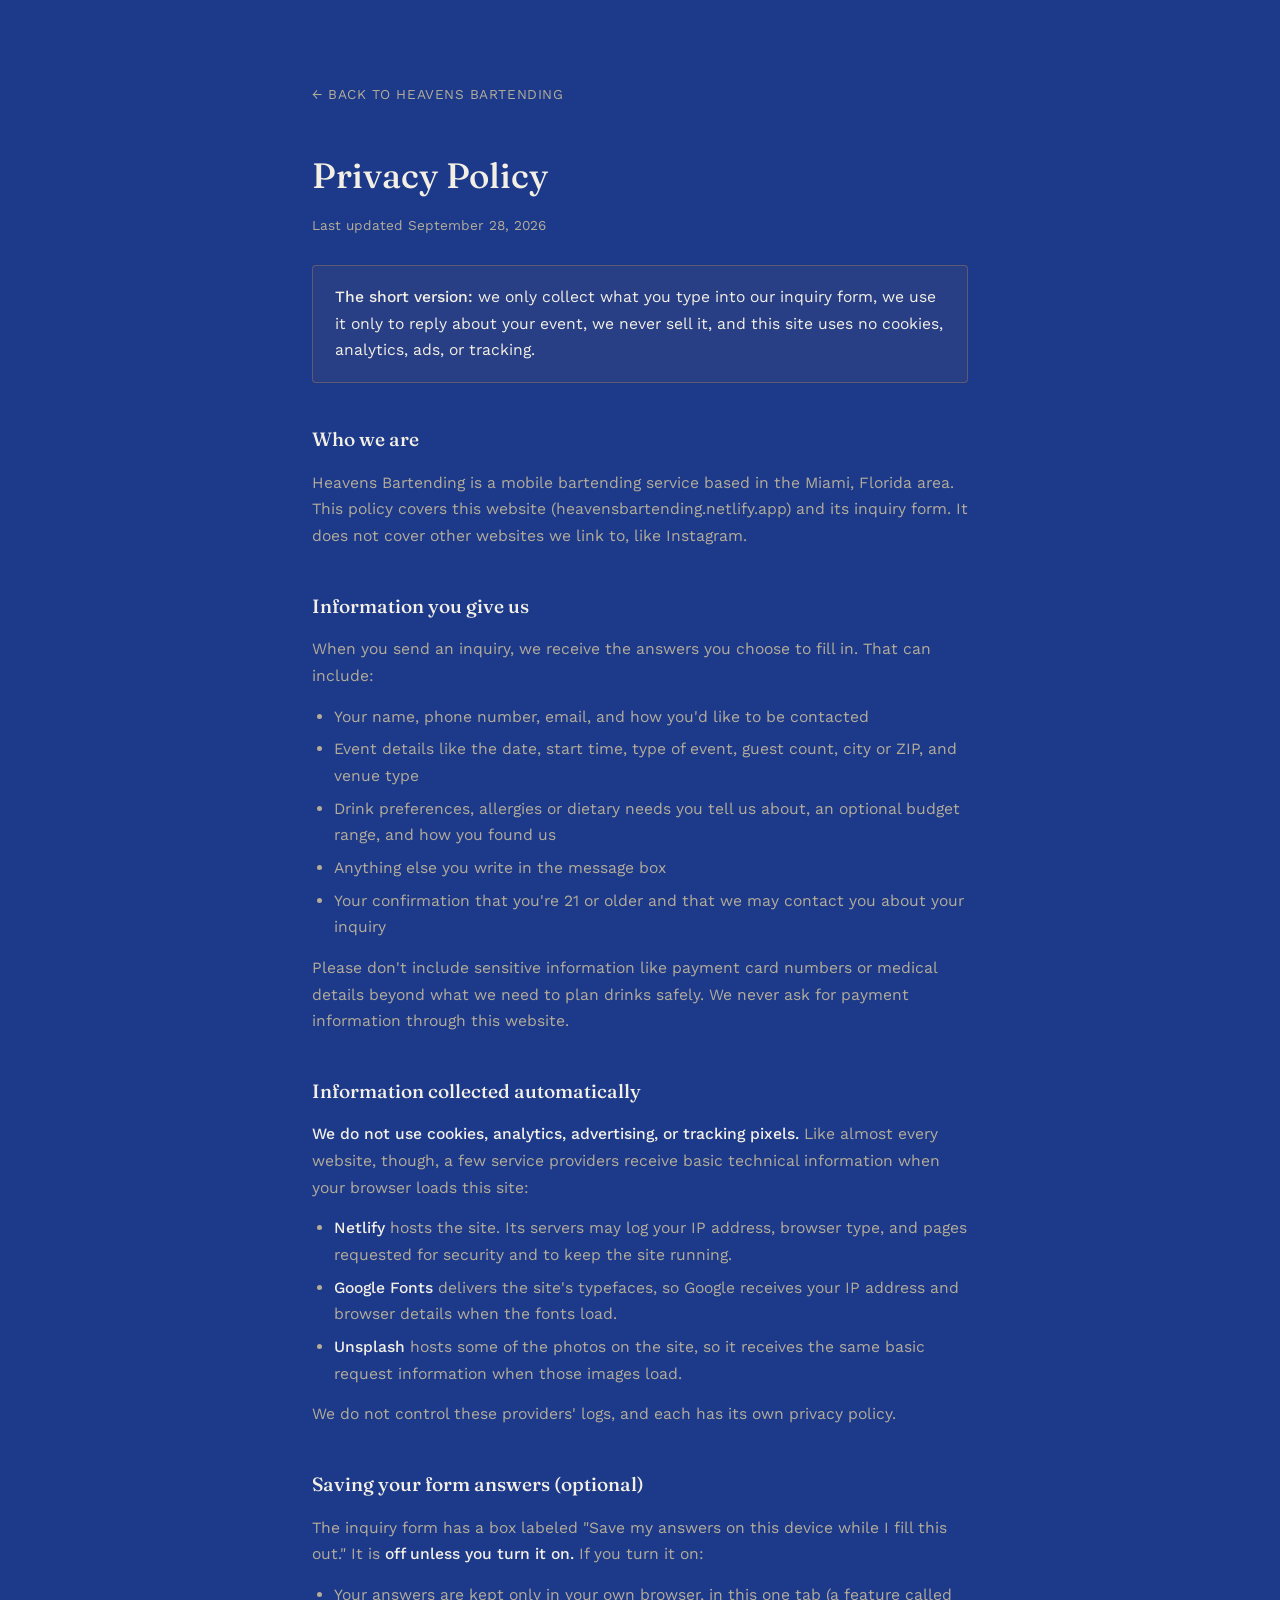
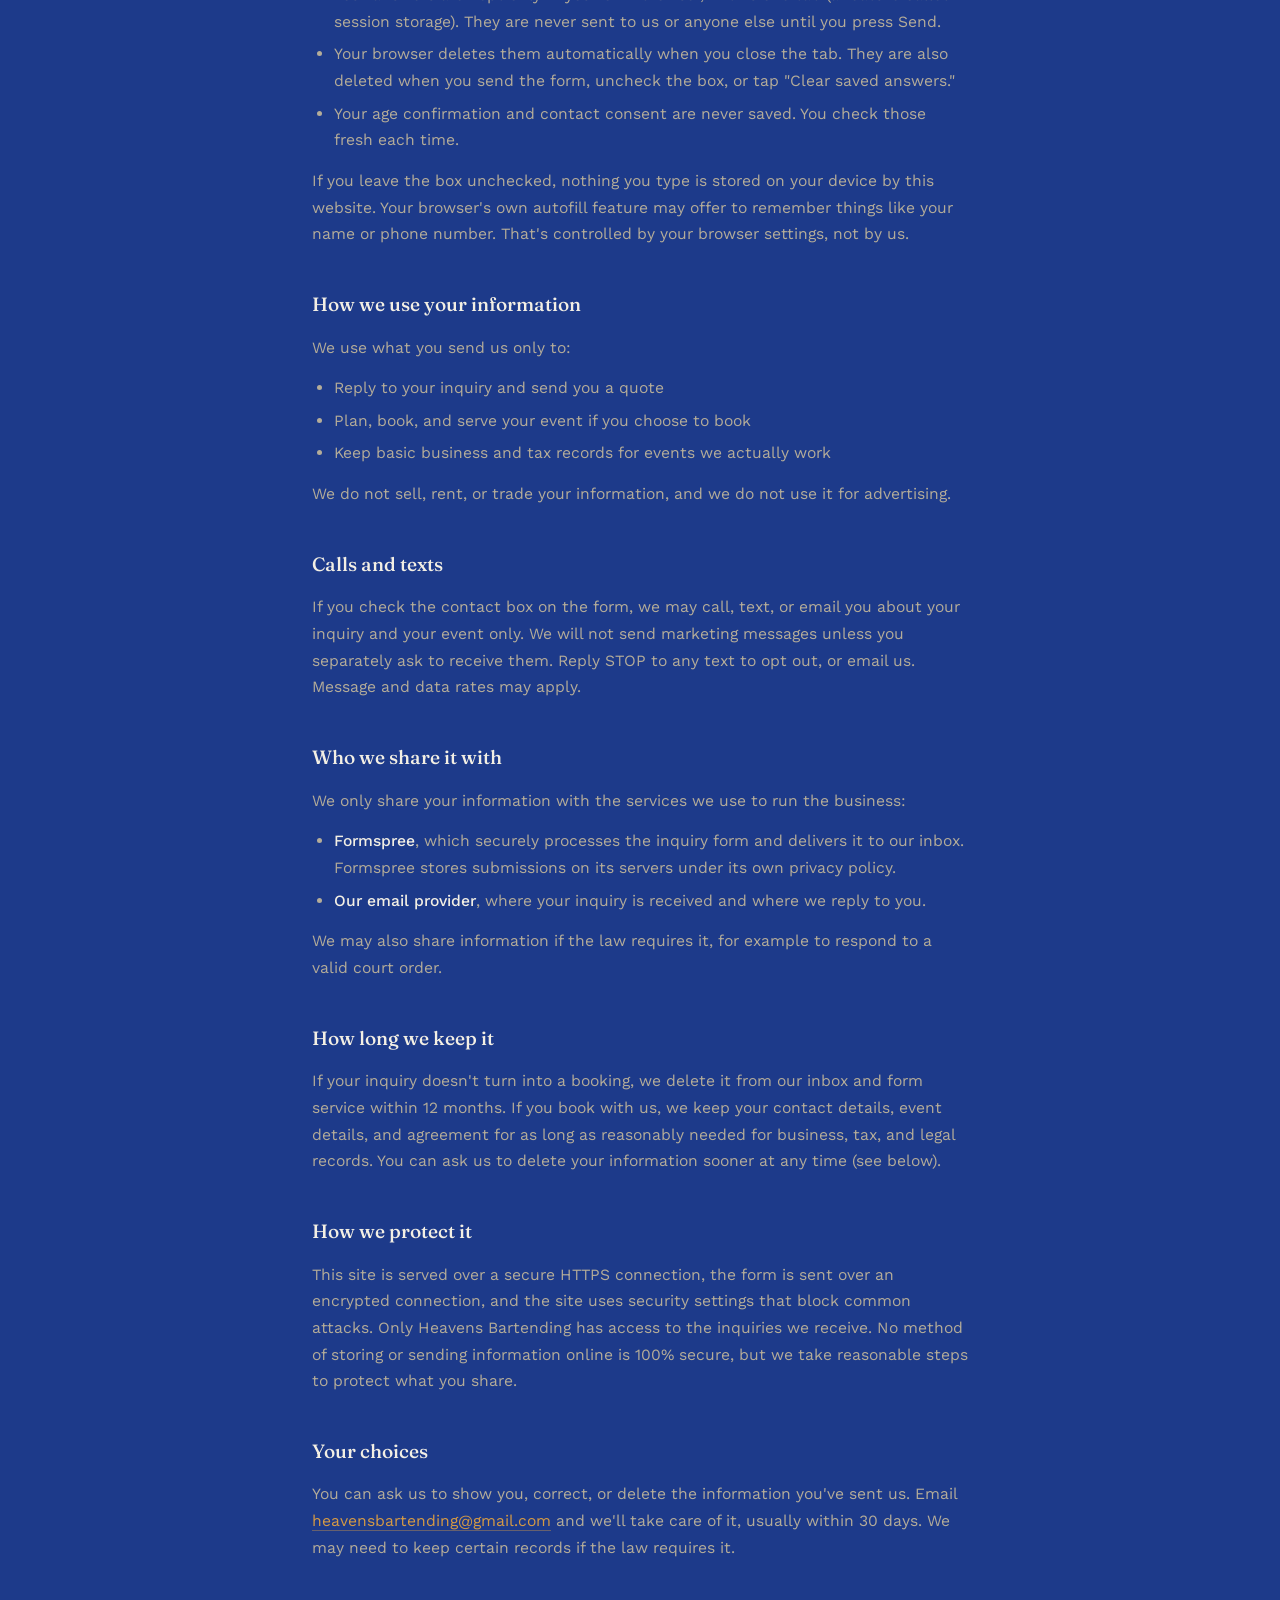
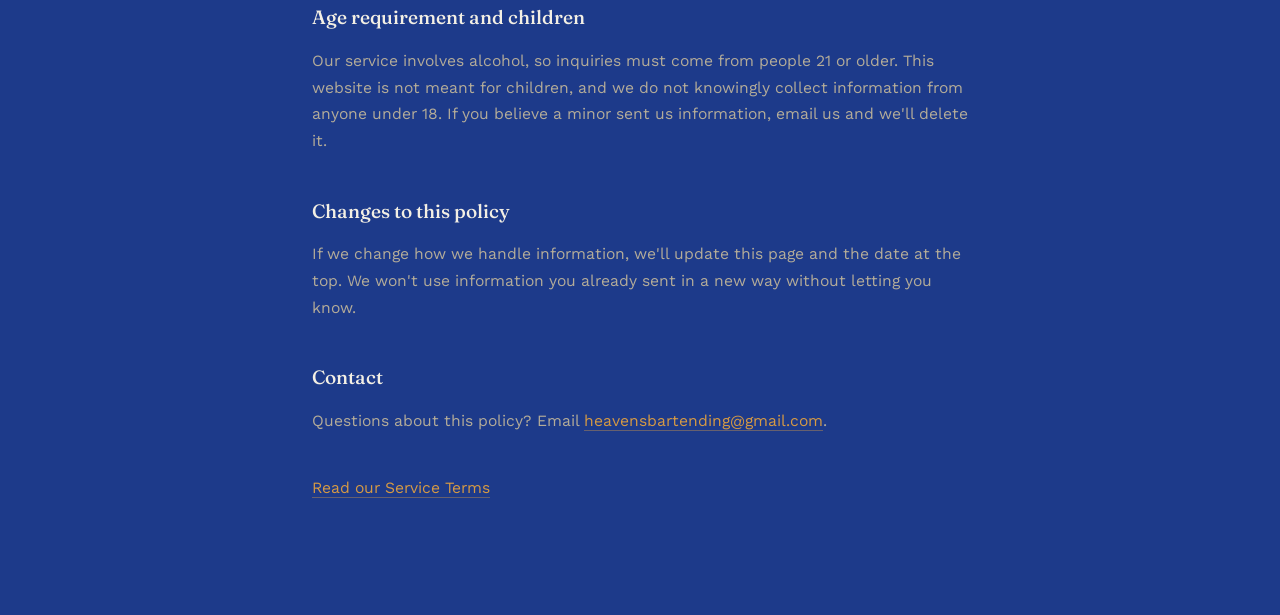
<file: privacy.html>
<!DOCTYPE html>
<html lang="en">
<head>
<meta charset="UTF-8">
<meta name="viewport" content="width=device-width, initial-scale=1.0, viewport-fit=cover">
<title>Privacy Policy | Heavens Bartending</title>
<meta name="description" content="How Heavens Bartending handles the information you share through our website.">
<meta name="robots" content="noindex">
<meta name="referrer" content="strict-origin-when-cross-origin">
<meta name="theme-color" content="#1D3A8A">
<link rel="icon" type="image/svg+xml" href="data:image/svg+xml,%3Csvg xmlns='http://www.w3.org/2000/svg' viewBox='0 0 100 100'%3E%3Crect width='100' height='100' rx='16' fill='%2315130E'/%3E%3Cpath d='M30 28 L70 28 L70 34 L54 58 L54 74 L62 74 L62 80 L38 80 L38 74 L46 74 L46 58 L30 34 Z' fill='%23D69A44'/%3E%3C/svg%3E">
<link rel="apple-touch-icon" sizes="180x180" href="/apple-touch-icon.png">
<link rel="preconnect" href="https://fonts.googleapis.com">
<link rel="preconnect" href="https://fonts.gstatic.com" crossorigin>
<link href="https://fonts.googleapis.com/css2?family=Fraunces:ital,opsz,wght@0,9..144,500;1,9..144,500&family=Work+Sans:wght@400;500&display=swap" rel="stylesheet">
<style>
  :root{--linen:#1D3A8A; --ink:#F3EFE4; --ink-soft:#B4AC99; --amber:#D69A44; --line:rgba(243,239,228,0.14);}
  *{margin:0;padding:0;box-sizing:border-box;}
  body{background:var(--linen); color:var(--ink); font-family:'Work Sans', system-ui, -apple-system, 'Segoe UI', sans-serif; line-height:1.7;}
  h1,h2{font-family:'Fraunces', Georgia, serif; font-weight:500;}
  a{color:var(--amber); text-decoration:none; border-bottom:1px solid rgba(214,154,68,0.4);}
  a:hover{border-color:var(--amber);}
  :focus-visible{outline:2px solid var(--amber); outline-offset:3px;}
  .wrap{max-width:720px; margin:0 auto; padding:80px 32px 100px;}
  @media (max-width:600px){ .wrap{padding:48px 20px 64px;} }
  .back{display:inline-block; margin-bottom:40px; font-size:0.85rem; letter-spacing:0.04em; text-transform:uppercase; color:var(--ink-soft); border-bottom:none;}
  .back:hover{color:var(--amber);}
  h1{font-size:2.2rem; margin-bottom:8px;}
  .updated{color:var(--ink-soft); font-size:0.85rem; margin-bottom:28px;}
  .summary{border:1px solid rgba(214,154,68,0.3); background:rgba(214,154,68,0.06); border-radius:4px; padding:18px 22px; margin-bottom:12px;}
  .summary p{margin-bottom:0; color:var(--ink);}
  h2{font-size:1.2rem; margin-top:40px; margin-bottom:14px;}
  p{color:var(--ink-soft); margin-bottom:14px; font-size:0.98rem;}
  ul{color:var(--ink-soft); margin:0 0 14px 22px; font-size:0.98rem;}
  li{margin-bottom:6px;}
  strong{color:var(--ink); font-weight:500;}
</style>
</head>
<body>
  <main class="wrap">
    <a href="index.html" class="back">&larr; Back to Heavens Bartending</a>
    <h1>Privacy Policy</h1>
    <p class="updated">Last updated September 28, 2026</p>

    <div class="summary">
      <p><strong>The short version:</strong> we only collect what you type into our inquiry form, we use it only to reply about your event, we never sell it, and this site uses no cookies, analytics, ads, or tracking.</p>
    </div>

    <h2>Who we are</h2>
    <p>Heavens Bartending is a mobile bartending service based in the Miami, Florida area. This policy covers this website (heavensbartending.netlify.app) and its inquiry form. It does not cover other websites we link to, like Instagram.</p>

    <h2>Information you give us</h2>
    <p>When you send an inquiry, we receive the answers you choose to fill in. That can include:</p>
    <ul>
      <li>Your name, phone number, email, and how you'd like to be contacted</li>
      <li>Event details like the date, start time, type of event, guest count, city or ZIP, and venue type</li>
      <li>Drink preferences, allergies or dietary needs you tell us about, an optional budget range, and how you found us</li>
      <li>Anything else you write in the message box</li>
      <li>Your confirmation that you're 21 or older and that we may contact you about your inquiry</li>
    </ul>
    <p>Please don't include sensitive information like payment card numbers or medical details beyond what we need to plan drinks safely. We never ask for payment information through this website.</p>

    <h2>Information collected automatically</h2>
    <p><strong>We do not use cookies, analytics, advertising, or tracking pixels.</strong> Like almost every website, though, a few service providers receive basic technical information when your browser loads this site:</p>
    <ul>
      <li><strong>Netlify</strong> hosts the site. Its servers may log your IP address, browser type, and pages requested for security and to keep the site running.</li>
      <li><strong>Google Fonts</strong> delivers the site's typefaces, so Google receives your IP address and browser details when the fonts load.</li>
      <li><strong>Unsplash</strong> hosts some of the photos on the site, so it receives the same basic request information when those images load.</li>
    </ul>
    <p>We do not control these providers' logs, and each has its own privacy policy.</p>

    <h2>Saving your form answers (optional)</h2>
    <p>The inquiry form has a box labeled "Save my answers on this device while I fill this out." It is <strong>off unless you turn it on.</strong> If you turn it on:</p>
    <ul>
      <li>Your answers are kept only in your own browser, in this one tab (a feature called session storage). They are never sent to us or anyone else until you press Send.</li>
      <li>Your browser deletes them automatically when you close the tab. They are also deleted when you send the form, uncheck the box, or tap "Clear saved answers."</li>
      <li>Your age confirmation and contact consent are never saved. You check those fresh each time.</li>
    </ul>
    <p>If you leave the box unchecked, nothing you type is stored on your device by this website. Your browser's own autofill feature may offer to remember things like your name or phone number. That's controlled by your browser settings, not by us.</p>

    <h2>How we use your information</h2>
    <p>We use what you send us only to:</p>
    <ul>
      <li>Reply to your inquiry and send you a quote</li>
      <li>Plan, book, and serve your event if you choose to book</li>
      <li>Keep basic business and tax records for events we actually work</li>
    </ul>
    <p>We do not sell, rent, or trade your information, and we do not use it for advertising.</p>

    <h2>Calls and texts</h2>
    <p>If you check the contact box on the form, we may call, text, or email you about your inquiry and your event only. We will not send marketing messages unless you separately ask to receive them. Reply STOP to any text to opt out, or email us. Message and data rates may apply.</p>

    <h2>Who we share it with</h2>
    <p>We only share your information with the services we use to run the business:</p>
    <ul>
      <li><strong>Formspree</strong>, which securely processes the inquiry form and delivers it to our inbox. Formspree stores submissions on its servers under its own privacy policy.</li>
      <li><strong>Our email provider</strong>, where your inquiry is received and where we reply to you.</li>
    </ul>
    <p>We may also share information if the law requires it, for example to respond to a valid court order.</p>

    <h2>How long we keep it</h2>
    <p>If your inquiry doesn't turn into a booking, we delete it from our inbox and form service within 12 months. If you book with us, we keep your contact details, event details, and agreement for as long as reasonably needed for business, tax, and legal records. You can ask us to delete your information sooner at any time (see below).</p>

    <h2>How we protect it</h2>
    <p>This site is served over a secure HTTPS connection, the form is sent over an encrypted connection, and the site uses security settings that block common attacks. Only Heavens Bartending has access to the inquiries we receive. No method of storing or sending information online is 100% secure, but we take reasonable steps to protect what you share.</p>

    <h2>Your choices</h2>
    <p>You can ask us to show you, correct, or delete the information you've sent us. Email <a href="mailto:heavensbartending@gmail.com">heavensbartending@gmail.com</a> and we'll take care of it, usually within 30 days. We may need to keep certain records if the law requires it.</p>

    <h2>Age requirement and children</h2>
    <p>Our service involves alcohol, so inquiries must come from people 21 or older. This website is not meant for children, and we do not knowingly collect information from anyone under 18. If you believe a minor sent us information, email us and we'll delete it.</p>

    <h2>Changes to this policy</h2>
    <p>If we change how we handle information, we'll update this page and the date at the top. We won't use information you already sent in a new way without letting you know.</p>

    <h2>Contact</h2>
    <p>Questions about this policy? Email <a href="mailto:heavensbartending@gmail.com">heavensbartending@gmail.com</a>.</p>

    <p style="margin-top:40px;"><a href="terms.html">Read our Service Terms</a></p>
  </main>
</body>
</html>
</file>
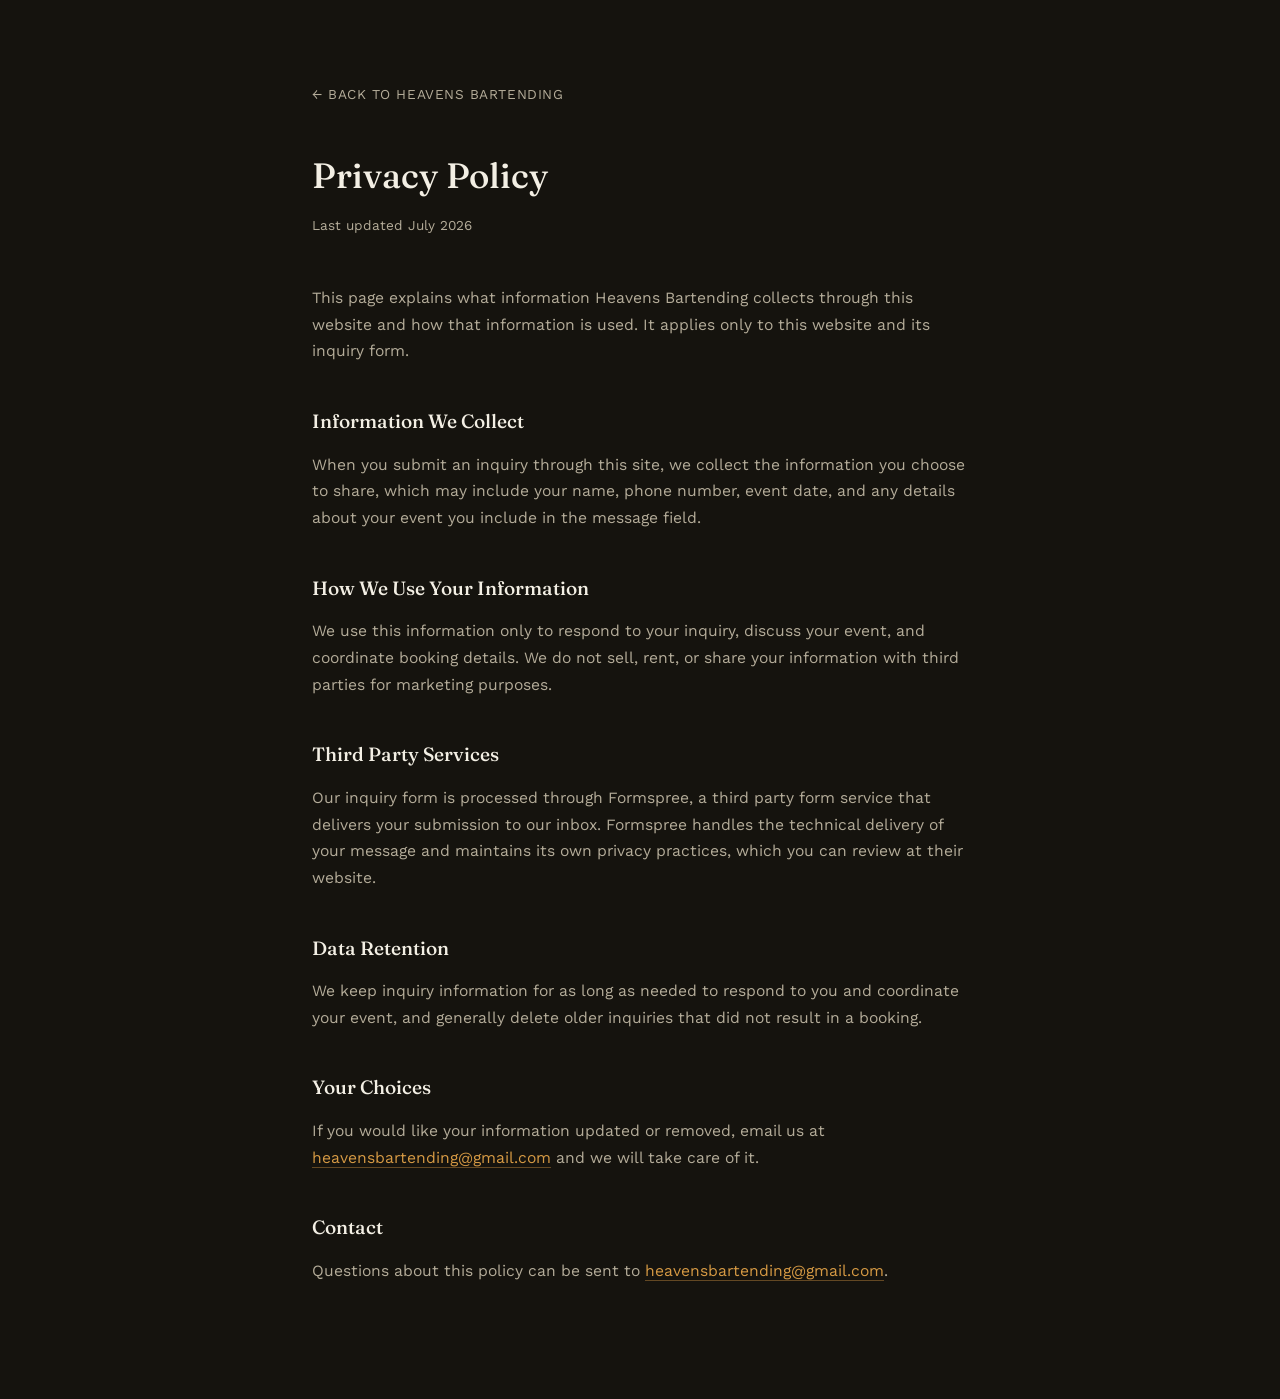
<file: privacy_2.html>
<!DOCTYPE html>
<html lang="en">
<head>
<meta charset="UTF-8">
<meta name="viewport" content="width=device-width, initial-scale=1.0">
<title>Privacy Policy: Heavens Bartending</title>
<meta name="robots" content="noindex">
<link rel="preconnect" href="https://fonts.googleapis.com">
<link rel="preconnect" href="https://fonts.gstatic.com" crossorigin>
<link href="https://fonts.googleapis.com/css2?family=Fraunces:ital,opsz,wght@0,9..144,300;0,9..144,500;0,9..144,600;1,9..144,500;1,9..144,600&family=Work+Sans:wght@300;400;500;600&display=swap" rel="stylesheet">
<style>
  :root{
    --linen:#15130E;
    --linen-deep:#0E0C08;
    --ink:#F3EFE4;
    --ink-soft:#B4AC99;
    --amber:#D69A44;
    --line:rgba(243,239,228,0.14);
  }
  *{margin:0;padding:0;box-sizing:border-box;}
  body{
    background:var(--linen);
    color:var(--ink);
    font-family:'Work Sans', sans-serif;
    line-height:1.7;
  }
  h1,h2{font-family:'Fraunces', serif; font-weight:500; color:var(--ink);}
  a{color:var(--amber); text-decoration:none; border-bottom:1px solid rgba(214,154,68,0.4);}
  a:hover{border-color:var(--amber);}
  .wrap{max-width:720px; margin:0 auto; padding:80px 32px 100px;}
  .back{display:inline-block; margin-bottom:40px; font-size:0.85rem; letter-spacing:0.04em; text-transform:uppercase; color:var(--ink-soft); border-bottom:none;}
  .back:hover{color:var(--amber);}
  h1{font-size:2.2rem; margin-bottom:8px;}
  .updated{color:var(--ink-soft); font-size:0.85rem; margin-bottom:48px;}
  h2{font-size:1.2rem; margin-top:40px; margin-bottom:14px;}
  p{color:var(--ink-soft); margin-bottom:14px; font-size:0.98rem;}
  ul{color:var(--ink-soft); margin:0 0 14px 22px; font-size:0.98rem;}
  li{margin-bottom:6px;}
</style>
</head>
<body>
  <div class="wrap">
    <a href="index.html" class="back">&larr; Back to Heavens Bartending</a>
    <h1>Privacy Policy</h1>
    <p class="updated">Last updated July 2026</p>

    <p>This page explains what information Heavens Bartending collects through this website and how that information is used. It applies only to this website and its inquiry form.</p>

    <h2>Information We Collect</h2>
    <p>When you submit an inquiry through this site, we collect the information you choose to share, which may include your name, phone number, event date, and any details about your event you include in the message field.</p>

    <h2>How We Use Your Information</h2>
    <p>We use this information only to respond to your inquiry, discuss your event, and coordinate booking details. We do not sell, rent, or share your information with third parties for marketing purposes.</p>

    <h2>Third Party Services</h2>
    <p>Our inquiry form is processed through Formspree, a third party form service that delivers your submission to our inbox. Formspree handles the technical delivery of your message and maintains its own privacy practices, which you can review at their website.</p>

    <h2>Data Retention</h2>
    <p>We keep inquiry information for as long as needed to respond to you and coordinate your event, and generally delete older inquiries that did not result in a booking.</p>

    <h2>Your Choices</h2>
    <p>If you would like your information updated or removed, email us at <a href="mailto:heavensbartending@gmail.com">heavensbartending@gmail.com</a> and we will take care of it.</p>

    <h2>Contact</h2>
    <p>Questions about this policy can be sent to <a href="mailto:heavensbartending@gmail.com">heavensbartending@gmail.com</a>.</p>
  </div>
</body>
</html>
</file>
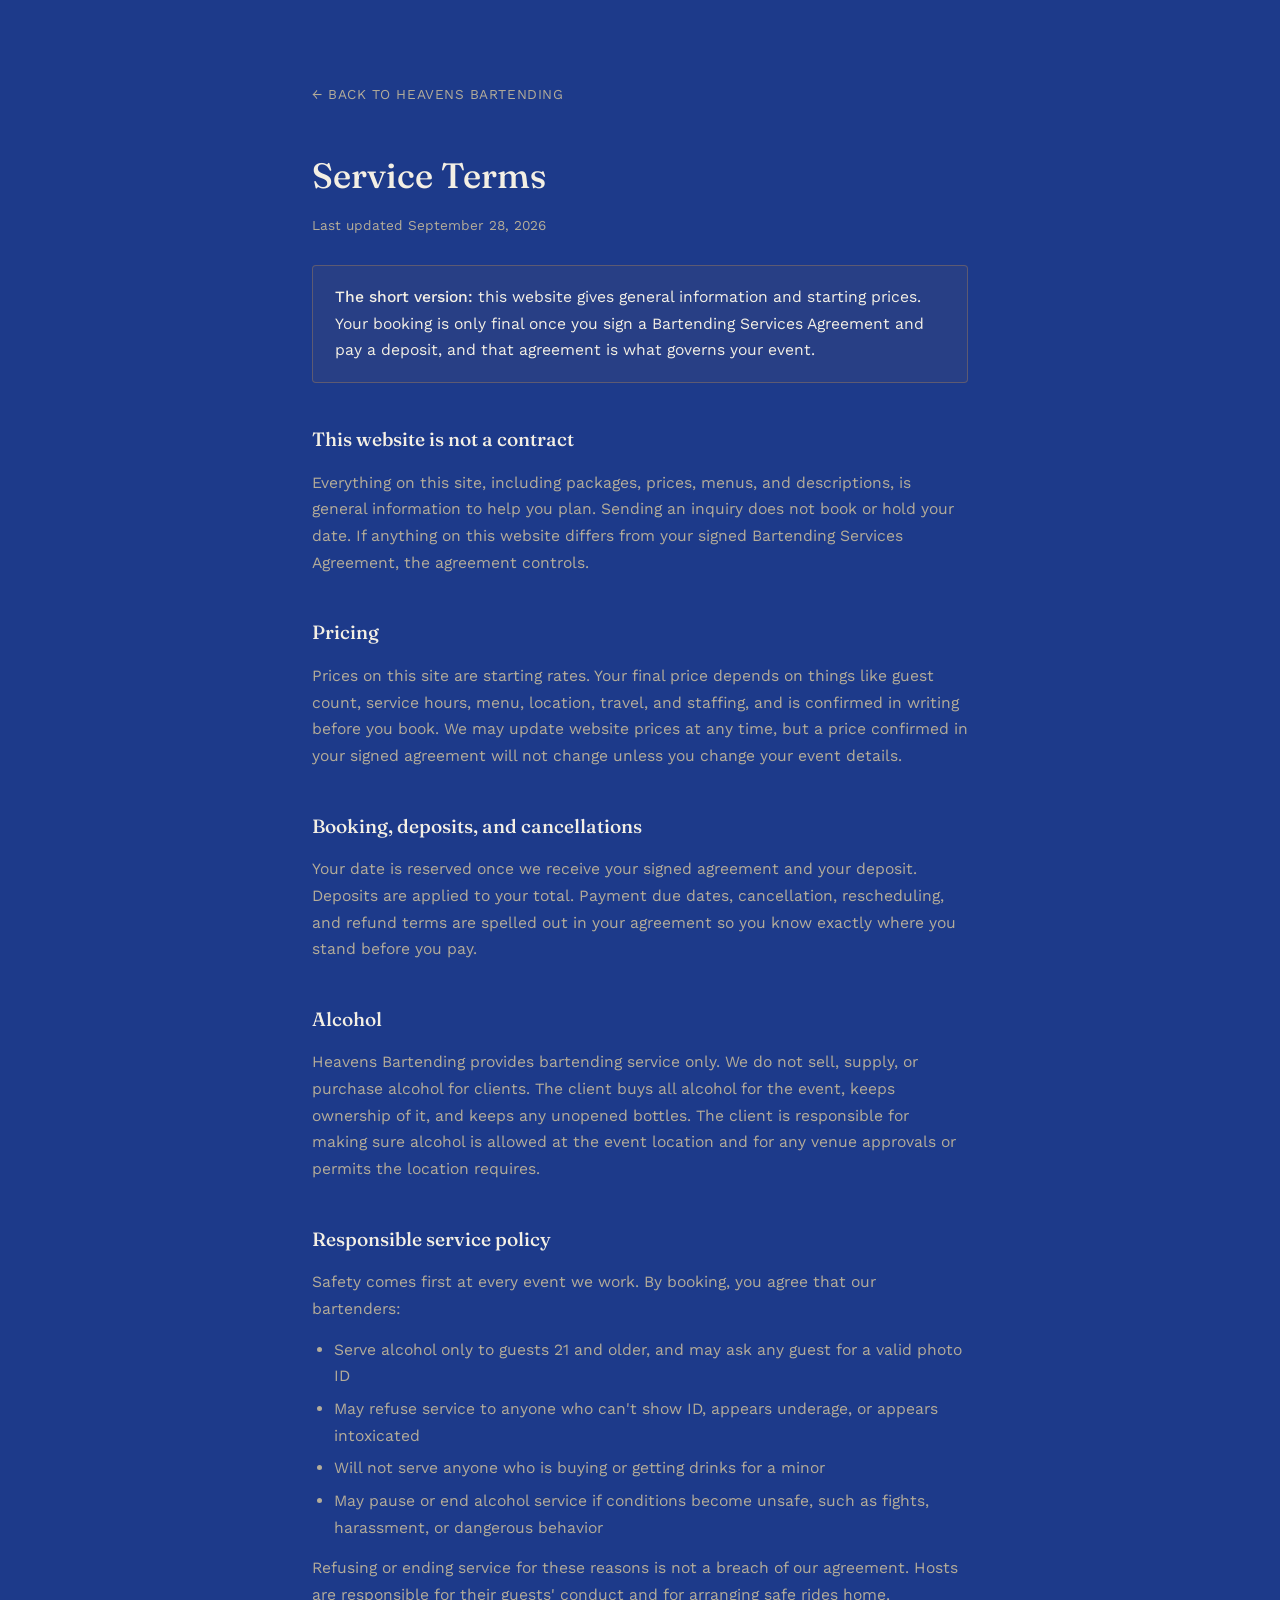
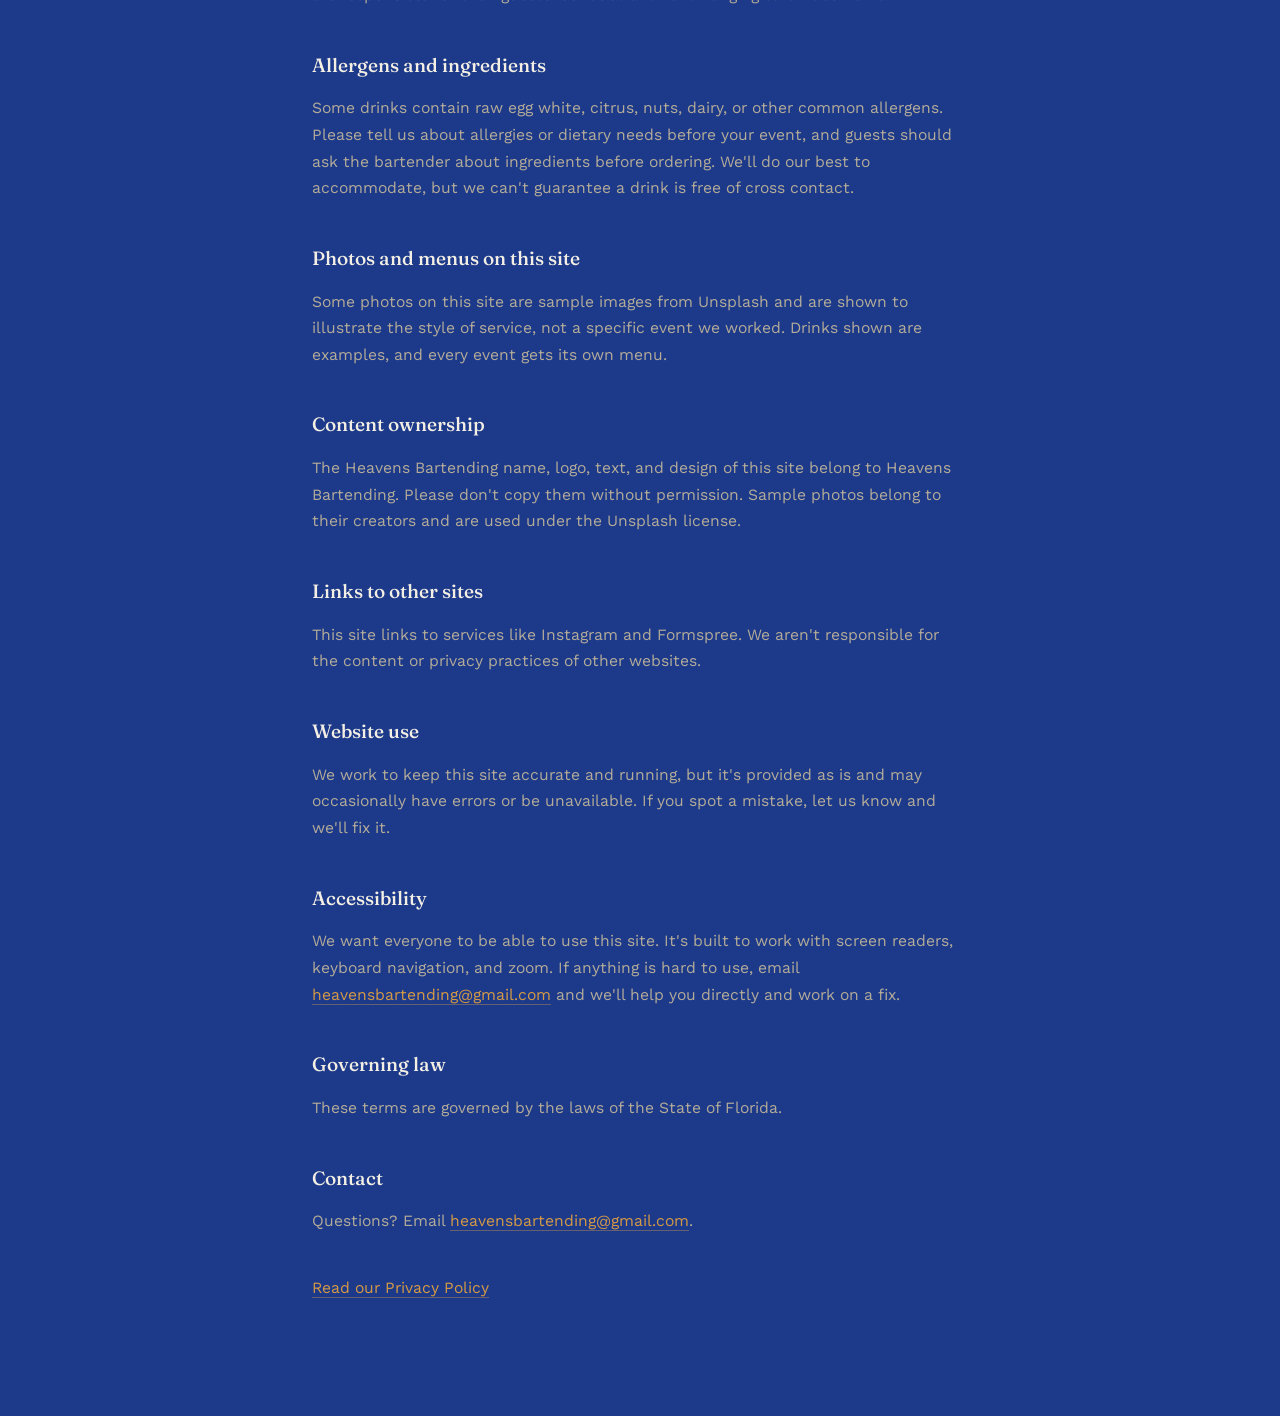
<file: terms.html>
<!DOCTYPE html>
<html lang="en">
<head>
<meta charset="UTF-8">
<meta name="viewport" content="width=device-width, initial-scale=1.0, viewport-fit=cover">
<title>Service Terms | Heavens Bartending</title>
<meta name="description" content="Service terms, booking basics, and responsible alcohol service policy for Heavens Bartending.">
<meta name="robots" content="noindex">
<meta name="referrer" content="strict-origin-when-cross-origin">
<meta name="theme-color" content="#1D3A8A">
<link rel="icon" type="image/svg+xml" href="data:image/svg+xml,%3Csvg xmlns='http://www.w3.org/2000/svg' viewBox='0 0 100 100'%3E%3Crect width='100' height='100' rx='16' fill='%2315130E'/%3E%3Cpath d='M30 28 L70 28 L70 34 L54 58 L54 74 L62 74 L62 80 L38 80 L38 74 L46 74 L46 58 L30 34 Z' fill='%23D69A44'/%3E%3C/svg%3E">
<link rel="apple-touch-icon" sizes="180x180" href="/apple-touch-icon.png">
<link rel="preconnect" href="https://fonts.googleapis.com">
<link rel="preconnect" href="https://fonts.gstatic.com" crossorigin>
<link href="https://fonts.googleapis.com/css2?family=Fraunces:ital,opsz,wght@0,9..144,500;1,9..144,500&family=Work+Sans:wght@400;500&display=swap" rel="stylesheet">
<style>
  :root{--linen:#1D3A8A; --ink:#F3EFE4; --ink-soft:#B4AC99; --amber:#D69A44; --line:rgba(243,239,228,0.14);}
  *{margin:0;padding:0;box-sizing:border-box;}
  body{background:var(--linen); color:var(--ink); font-family:'Work Sans', system-ui, -apple-system, 'Segoe UI', sans-serif; line-height:1.7;}
  h1,h2{font-family:'Fraunces', Georgia, serif; font-weight:500;}
  a{color:var(--amber); text-decoration:none; border-bottom:1px solid rgba(214,154,68,0.4);}
  a:hover{border-color:var(--amber);}
  :focus-visible{outline:2px solid var(--amber); outline-offset:3px;}
  .wrap{max-width:720px; margin:0 auto; padding:80px 32px 100px;}
  @media (max-width:600px){ .wrap{padding:48px 20px 64px;} }
  .back{display:inline-block; margin-bottom:40px; font-size:0.85rem; letter-spacing:0.04em; text-transform:uppercase; color:var(--ink-soft); border-bottom:none;}
  .back:hover{color:var(--amber);}
  h1{font-size:2.2rem; margin-bottom:8px;}
  .updated{color:var(--ink-soft); font-size:0.85rem; margin-bottom:28px;}
  .summary{border:1px solid rgba(214,154,68,0.3); background:rgba(214,154,68,0.06); border-radius:4px; padding:18px 22px; margin-bottom:12px;}
  .summary p{margin-bottom:0; color:var(--ink);}
  h2{font-size:1.2rem; margin-top:40px; margin-bottom:14px;}
  p{color:var(--ink-soft); margin-bottom:14px; font-size:0.98rem;}
  ul{color:var(--ink-soft); margin:0 0 14px 22px; font-size:0.98rem;}
  li{margin-bottom:6px;}
  strong{color:var(--ink); font-weight:500;}
</style>
</head>
<body>
  <main class="wrap">
    <a href="index.html" class="back">&larr; Back to Heavens Bartending</a>
    <h1>Service Terms</h1>
    <p class="updated">Last updated September 28, 2026</p>

    <div class="summary">
      <p><strong>The short version:</strong> this website gives general information and starting prices. Your booking is only final once you sign a Bartending Services Agreement and pay a deposit, and that agreement is what governs your event.</p>
    </div>

    <h2>This website is not a contract</h2>
    <p>Everything on this site, including packages, prices, menus, and descriptions, is general information to help you plan. Sending an inquiry does not book or hold your date. If anything on this website differs from your signed Bartending Services Agreement, the agreement controls.</p>

    <h2>Pricing</h2>
    <p>Prices on this site are starting rates. Your final price depends on things like guest count, service hours, menu, location, travel, and staffing, and is confirmed in writing before you book. We may update website prices at any time, but a price confirmed in your signed agreement will not change unless you change your event details.</p>

    <h2>Booking, deposits, and cancellations</h2>
    <p>Your date is reserved once we receive your signed agreement and your deposit. Deposits are applied to your total. Payment due dates, cancellation, rescheduling, and refund terms are spelled out in your agreement so you know exactly where you stand before you pay.</p>

    <h2>Alcohol</h2>
    <p>Heavens Bartending provides bartending service only. We do not sell, supply, or purchase alcohol for clients. The client buys all alcohol for the event, keeps ownership of it, and keeps any unopened bottles. The client is responsible for making sure alcohol is allowed at the event location and for any venue approvals or permits the location requires.</p>

    <h2>Responsible service policy</h2>
    <p>Safety comes first at every event we work. By booking, you agree that our bartenders:</p>
    <ul>
      <li>Serve alcohol only to guests 21 and older, and may ask any guest for a valid photo ID</li>
      <li>May refuse service to anyone who can't show ID, appears underage, or appears intoxicated</li>
      <li>Will not serve anyone who is buying or getting drinks for a minor</li>
      <li>May pause or end alcohol service if conditions become unsafe, such as fights, harassment, or dangerous behavior</li>
    </ul>
    <p>Refusing or ending service for these reasons is not a breach of our agreement. Hosts are responsible for their guests' conduct and for arranging safe rides home.</p>

    <h2>Allergens and ingredients</h2>
    <p>Some drinks contain raw egg white, citrus, nuts, dairy, or other common allergens. Please tell us about allergies or dietary needs before your event, and guests should ask the bartender about ingredients before ordering. We'll do our best to accommodate, but we can't guarantee a drink is free of cross contact.</p>

    <h2>Photos and menus on this site</h2>
    <p>Some photos on this site are sample images from Unsplash and are shown to illustrate the style of service, not a specific event we worked. Drinks shown are examples, and every event gets its own menu.</p>

    <h2>Content ownership</h2>
    <p>The Heavens Bartending name, logo, text, and design of this site belong to Heavens Bartending. Please don't copy them without permission. Sample photos belong to their creators and are used under the Unsplash license.</p>

    <h2>Links to other sites</h2>
    <p>This site links to services like Instagram and Formspree. We aren't responsible for the content or privacy practices of other websites.</p>

    <h2>Website use</h2>
    <p>We work to keep this site accurate and running, but it's provided as is and may occasionally have errors or be unavailable. If you spot a mistake, let us know and we'll fix it.</p>

    <h2>Accessibility</h2>
    <p>We want everyone to be able to use this site. It's built to work with screen readers, keyboard navigation, and zoom. If anything is hard to use, email <a href="mailto:heavensbartending@gmail.com">heavensbartending@gmail.com</a> and we'll help you directly and work on a fix.</p>

    <h2>Governing law</h2>
    <p>These terms are governed by the laws of the State of Florida.</p>

    <h2>Contact</h2>
    <p>Questions? Email <a href="mailto:heavensbartending@gmail.com">heavensbartending@gmail.com</a>.</p>

    <p style="margin-top:40px;"><a href="privacy.html">Read our Privacy Policy</a></p>
  </main>
</body>
</html>
</file>
